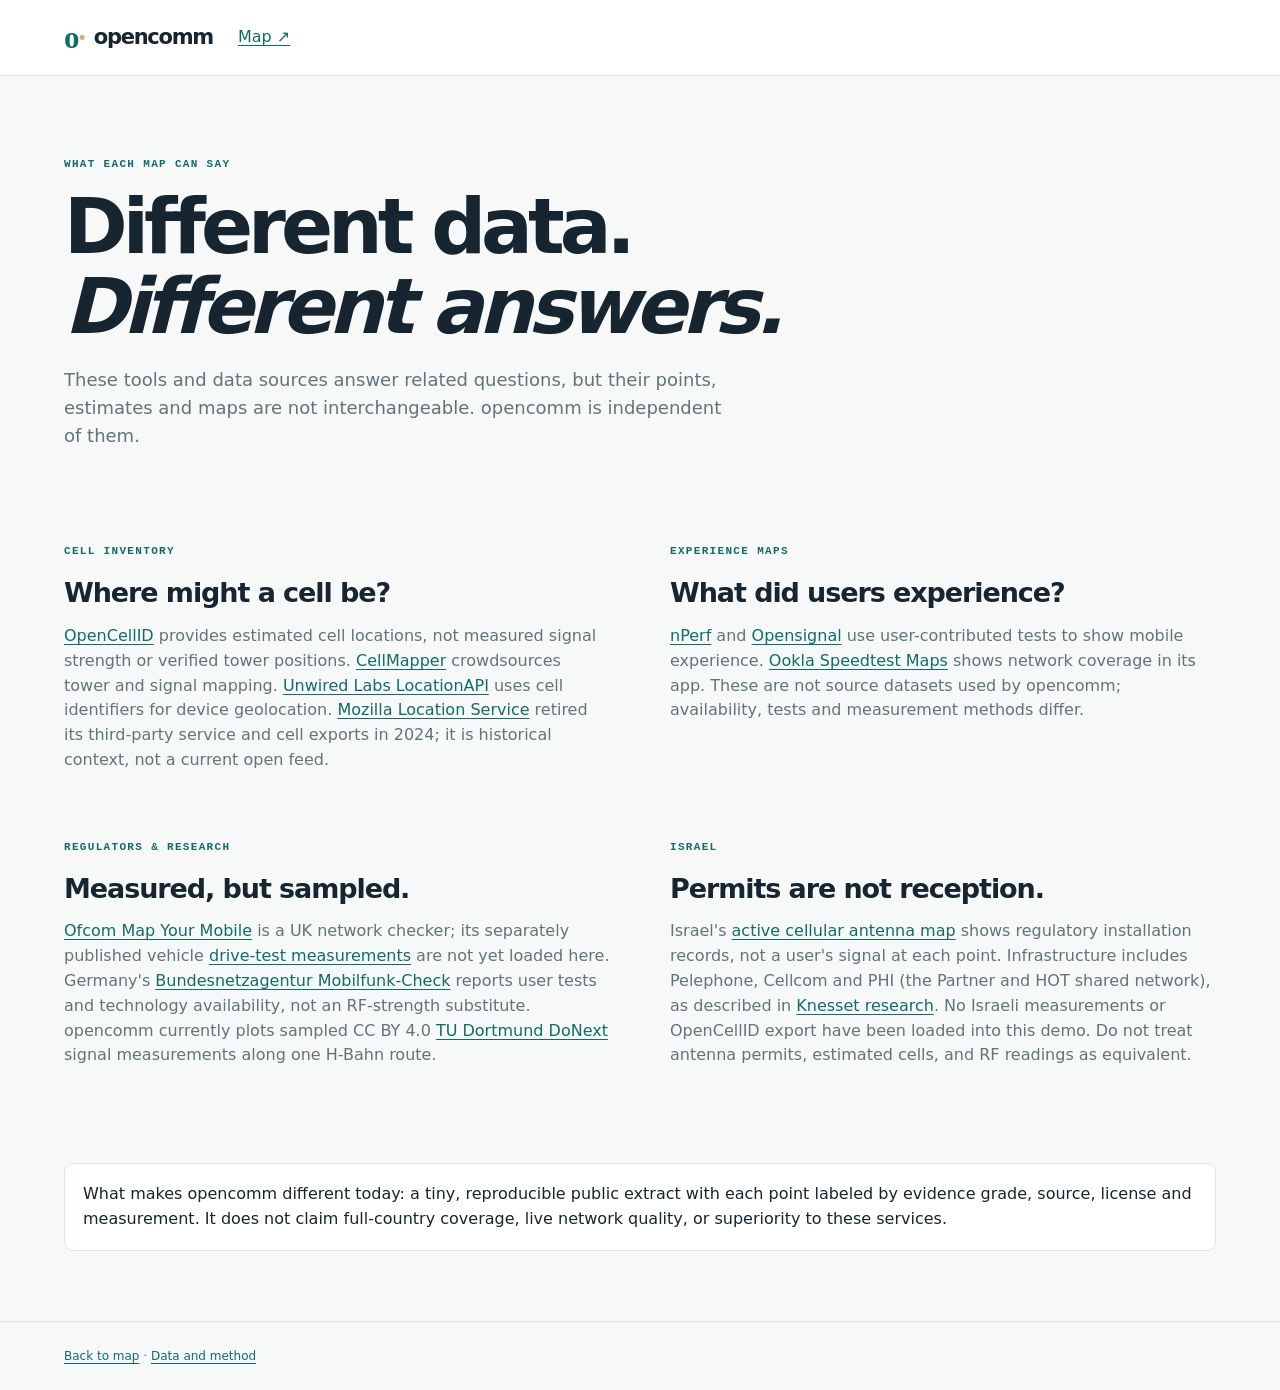
<file: docs/alternatives.html>
<!doctype html><html lang="en"><head><meta charset="utf-8"><meta name="viewport" content="width=device-width, initial-scale=1"><title>Cellular coverage maps and open data: alternatives | opencomm</title><meta name="description" content="How opencomm's measured RF points differ from cell-inventory estimates, crowdsourced coverage maps, speed tests and regulator maps. Sources and limitations."><link rel="canonical" href="https://opencomm-project.github.io/opencomm/alternatives.html"><link rel="stylesheet" href="./site.css"></head><body><header class="topbar"><div class="brand"><span class="logo">o<span>·</span></span><span>opencomm</span></div><a class="repo" href="./">Map ↗</a></header><main><section class="intro"><div class="eyebrow">WHAT EACH MAP CAN SAY</div><h1>Different data.<br><em>Different answers.</em></h1><p>These tools and data sources answer related questions, but their points, estimates and maps are not interchangeable. opencomm is independent of them.</p></section><section class="footnotes"><div><span class="step">CELL INVENTORY</span><h2>Where might a cell be?</h2><p><a href="https://opencellid.org/">OpenCellID</a> provides estimated cell locations, not measured signal strength or verified tower positions. <a href="https://www.cellmapper.net/Index">CellMapper</a> crowdsources tower and signal mapping. <a href="https://docs.unwiredlabs.com/docs/geolocation/cells">Unwired Labs LocationAPI</a> uses cell identifiers for device geolocation. <a href="https://github.com/mozilla/ichnaea/issues/2065">Mozilla Location Service</a> retired its third-party service and cell exports in 2024; it is historical context, not a current open feed.</p></div><div><span class="step">EXPERIENCE MAPS</span><h2>What did users experience?</h2><p><a href="https://www.nperf.com/en/map/US/-/-/signal">nPerf</a> and <a href="https://insights.opensignal.com/coverage-maps">Opensignal</a> use user-contributed tests to show mobile experience. <a href="https://www.ookla.com/ookla-5g-map">Ookla Speedtest Maps</a> shows network coverage in its app. These are not source datasets used by opencomm; availability, tests and measurement methods differ.</p></div><div><span class="step">REGULATORS &amp; RESEARCH</span><h2>Measured, but sampled.</h2><p><a href="https://www.ofcom.org.uk/mobile-coverage-checker">Ofcom Map Your Mobile</a> is a UK network checker; its separately published vehicle <a href="https://www.ofcom.org.uk/phones-and-broadband/coverage-and-speeds/mobile-signal-strength-measurement-data">drive-test measurements</a> are not yet loaded here. Germany's <a href="https://www.bundesnetzagentur.de/DE/Vportal/TK/InternetTelefon/Breitbandmessung/artikel.html">Bundesnetzagentur Mobilfunk-Check</a> reports user tests and technology availability, not an RF-strength substitute. opencomm currently plots sampled CC BY 4.0 <a href="https://doi.org/10.17877/TUDODATA-2026-T6MYPO">TU Dortmund DoNext</a> signal measurements along one H-Bahn route.</p></div><div><span class="step">ISRAEL</span><h2>Permits are not reception.</h2><p>Israel's <a href="https://www.govmap.gov.il/?lay=233684">active cellular antenna map</a> shows regulatory installation records, not a user's signal at each point. Infrastructure includes Pelephone, Cellcom and PHI (the Partner and HOT shared network), as described in <a href="https://fs.knesset.gov.il/25/Committees/25_cs_mmm_4069249.pdf">Knesset research</a>. No Israeli measurements or OpenCellID export have been loaded into this demo. Do not treat antenna permits, estimated cells, and RF readings as equivalent.</p></div></section><p class="notice">What makes opencomm different today: a tiny, reproducible public extract with each point labeled by evidence grade, source, license and measurement. It does not claim full-country coverage, live network quality, or superiority to these services.</p></main><footer><a href="./">Back to map</a> · <a href="./methodology.html">Data and method</a></footer></body></html>
</file>
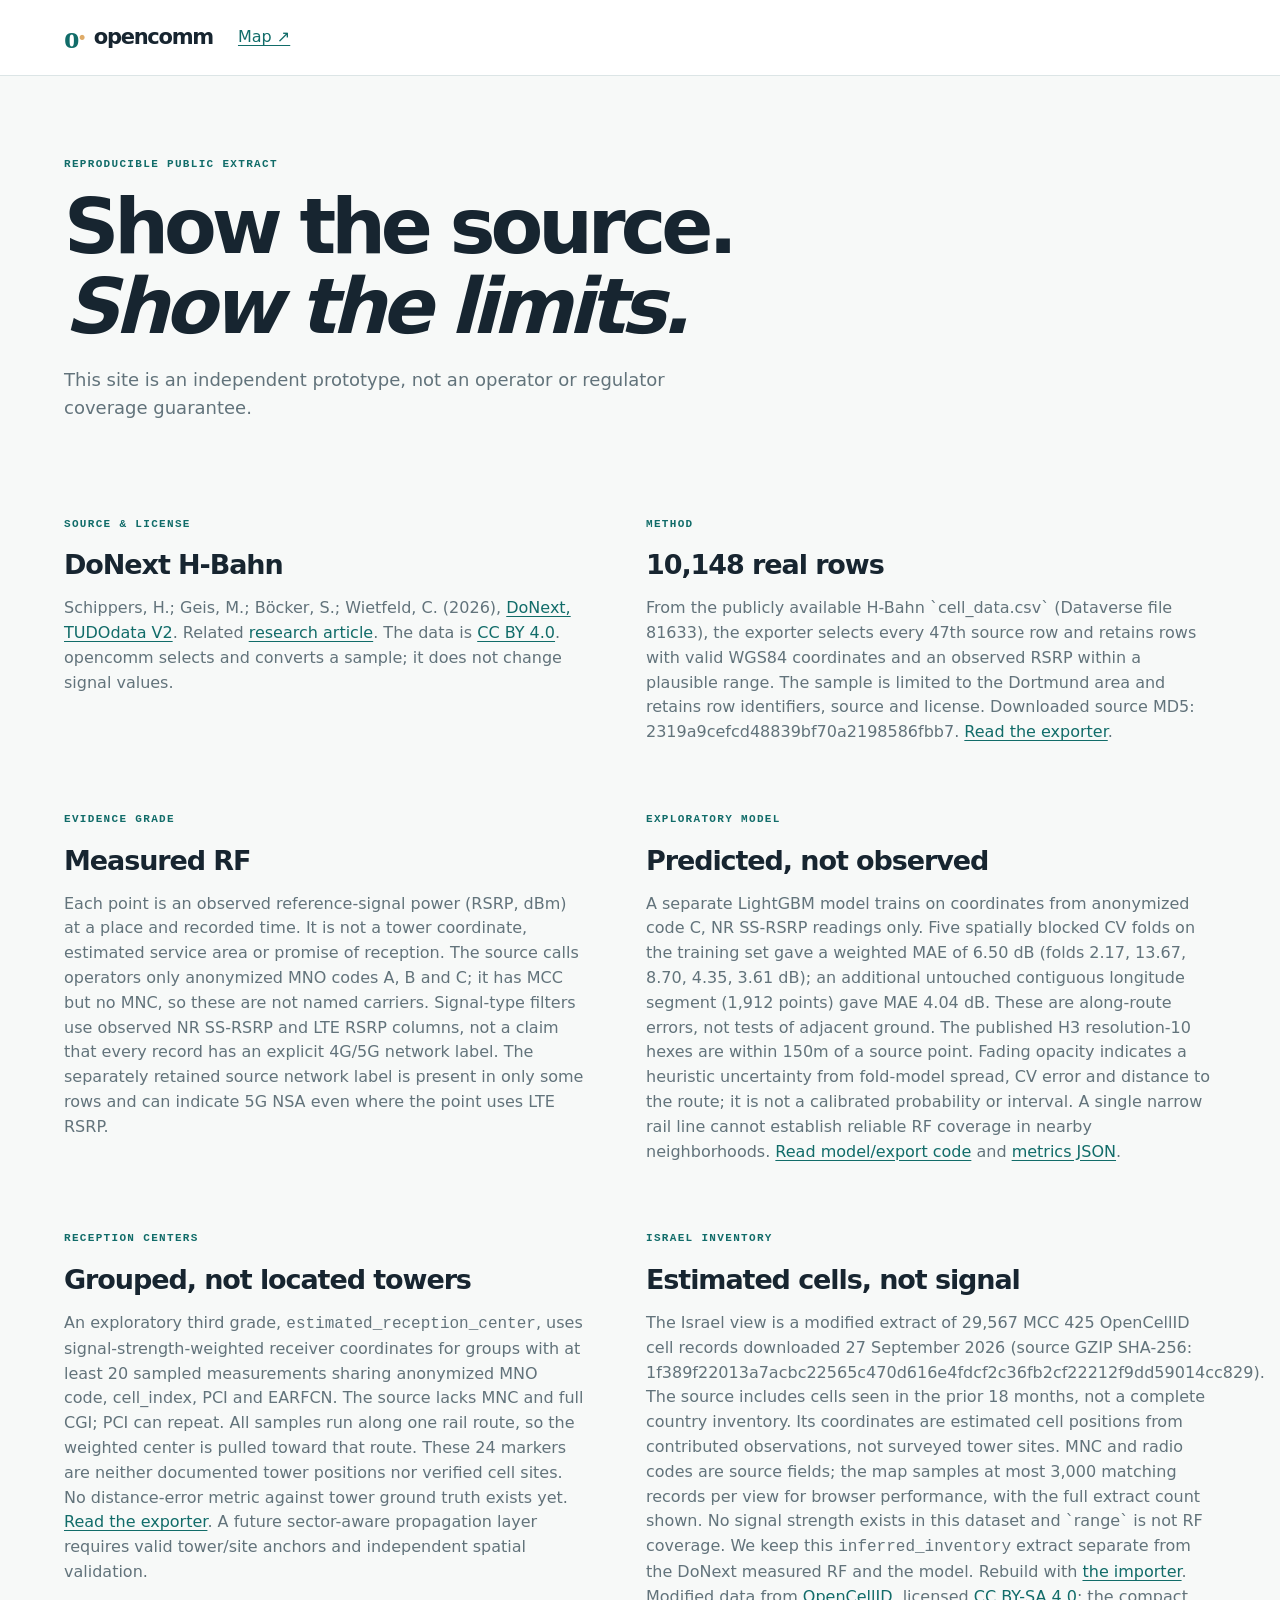
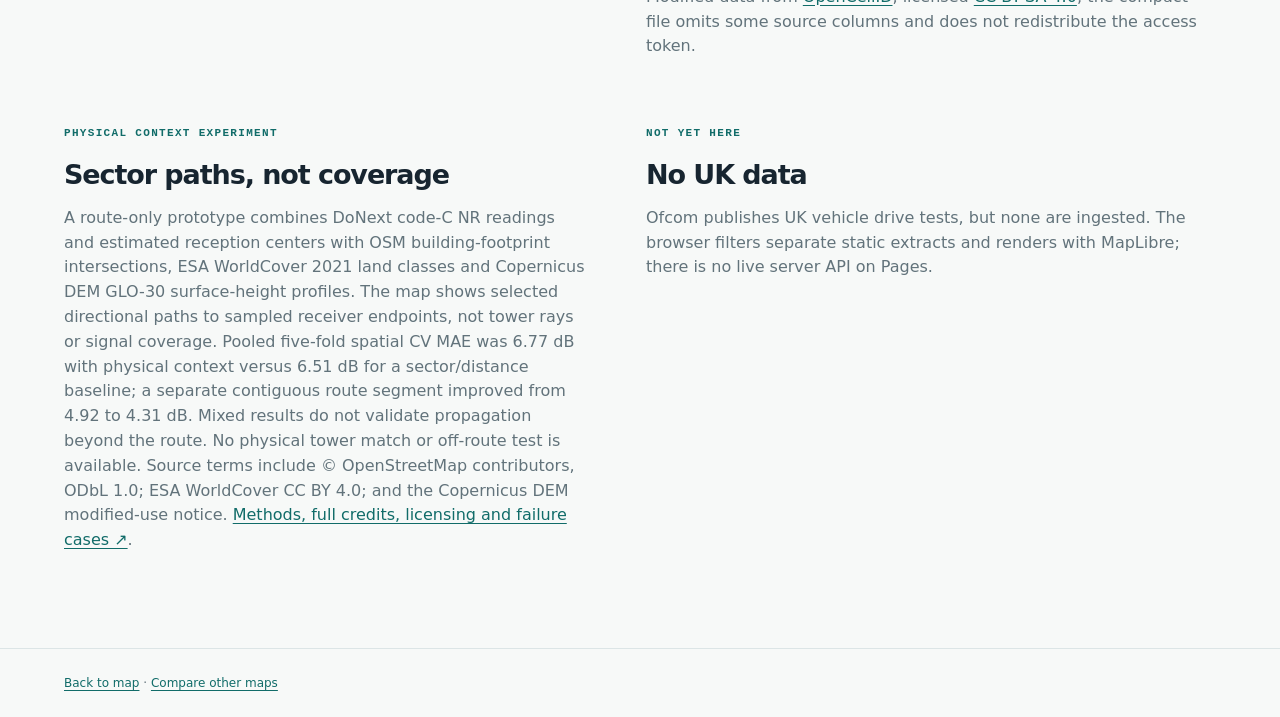
<file: docs/methodology.html>
<!doctype html><html lang="en"><head><meta charset="utf-8"><meta name="viewport" content="width=device-width, initial-scale=1"><title>Data and methodology | opencomm</title><meta name="description" content="Provenance, sampling, license and limits of opencomm's Dortmund signal measurements and planned inferred cell inventory."><link rel="canonical" href="https://opencomm-project.github.io/opencomm/methodology.html"><link rel="stylesheet" href="./site.css"></head><body><header class="topbar"><div class="brand"><span class="logo">o<span>·</span></span><span>opencomm</span></div><a class="repo" href="./">Map ↗</a></header><main><section class="intro"><div class="eyebrow">REPRODUCIBLE PUBLIC EXTRACT</div><h1>Show the source.<br><em>Show the limits.</em></h1><p>This site is an independent prototype, not an operator or regulator coverage guarantee.</p></section><section class="footnotes"><div><span class="step">SOURCE &amp; LICENSE</span><h2>DoNext H-Bahn</h2><p>Schippers, H.; Geis, M.; Böcker, S.; Wietfeld, C. (2026), <a href="https://doi.org/10.17877/TUDODATA-2026-T6MYPO">DoNext, TUDOdata V2</a>. Related <a href="https://doi.org/10.1109/TMLCN.2025.3564239">research article</a>. The data is <a href="https://creativecommons.org/licenses/by/4.0/">CC BY 4.0</a>. opencomm selects and converts a sample; it does not change signal values.</p></div><div><span class="step">METHOD</span><h2>10,148 real rows</h2><p>From the publicly available H-Bahn `cell_data.csv` (Dataverse file 81633), the exporter selects every 47th source row and retains rows with valid WGS84 coordinates and an observed RSRP within a plausible range. The sample is limited to the Dortmund area and retains row identifiers, source and license. Downloaded source MD5: 2319a9cefcd48839bf70a2198586fbb7. <a href="https://github.com/opencomm-project/opencomm/blob/pages-static/scripts/export_donext.py">Read the exporter</a>.</p></div><div><span class="step">EVIDENCE GRADE</span><h2>Measured RF</h2><p>Each point is an observed reference-signal power (RSRP, dBm) at a place and recorded time. It is not a tower coordinate, estimated service area or promise of reception. The source calls operators only anonymized MNO codes A, B and C; it has MCC but no MNC, so these are not named carriers. Signal-type filters use observed NR SS-RSRP and LTE RSRP columns, not a claim that every record has an explicit 4G/5G network label. The separately retained source network label is present in only some rows and can indicate 5G NSA even where the point uses LTE RSRP.</p></div><div><span class="step">EXPLORATORY MODEL</span><h2>Predicted, not observed</h2><p>A separate LightGBM model trains on coordinates from anonymized code C, NR SS-RSRP readings only. Five spatially blocked CV folds on the training set gave a weighted MAE of 6.50 dB (folds 2.17, 13.67, 8.70, 4.35, 3.61 dB); an additional untouched contiguous longitude segment (1,912 points) gave MAE 4.04 dB. These are along-route errors, not tests of adjacent ground. The published H3 resolution-10 hexes are within 150m of a source point. Fading opacity indicates a heuristic uncertainty from fold-model spread, CV error and distance to the route; it is not a calibrated probability or interval. A single narrow rail line cannot establish reliable RF coverage in nearby neighborhoods. <a href="https://github.com/opencomm-project/opencomm/blob/pages-static/scripts/build_prediction.py">Read model/export code</a> and <a href="./assets/model-metrics.json">metrics JSON</a>.</p></div><div><span class="step">RECEPTION CENTERS</span><h2>Grouped, not located towers</h2><p>An exploratory third grade, <code>estimated_reception_center</code>, uses signal-strength-weighted receiver coordinates for groups with at least 20 sampled measurements sharing anonymized MNO code, cell_index, PCI and EARFCN. The source lacks MNC and full CGI; PCI can repeat. All samples run along one rail route, so the weighted center is pulled toward that route. These 24 markers are neither documented tower positions nor verified cell sites. No distance-error metric against tower ground truth exists yet. <a href="https://github.com/opencomm-project/opencomm/blob/pages-static/scripts/build_reception_centers.py">Read the exporter</a>. A future sector-aware propagation layer requires valid tower/site anchors and independent spatial validation.</p></div><div><span class="step">ISRAEL INVENTORY</span><h2>Estimated cells, not signal</h2><p>The Israel view is a modified extract of 29,567 MCC 425 OpenCellID cell records downloaded 27 September 2026 (source GZIP SHA-256: 1f389f22013a7acbc22565c470d616e4fdcf2c36fb2cf22212f9dd59014cc829). The source includes cells seen in the prior 18 months, not a complete country inventory. Its coordinates are estimated cell positions from contributed observations, not surveyed tower sites. MNC and radio codes are source fields; the map samples at most 3,000 matching records per view for browser performance, with the full extract count shown. No signal strength exists in this dataset and `range` is not RF coverage. We keep this <code>inferred_inventory</code> extract separate from the DoNext measured RF and the model. Rebuild with <a href="https://github.com/opencomm-project/opencomm/blob/pages-static/scripts/export_opencellid_israel.py">the importer</a>. Modified data from <a href="https://opencellid.org/">OpenCellID</a>, licensed <a href="https://creativecommons.org/licenses/by-sa/4.0/">CC BY-SA 4.0</a>; the compact file omits some source columns and does not redistribute the access token.</p></div><div><span class="step">PHYSICAL CONTEXT EXPERIMENT</span><h2>Sector paths, not coverage</h2><p>A route-only prototype combines DoNext code-C NR readings and estimated reception centers with OSM building-footprint intersections, ESA WorldCover 2021 land classes and Copernicus DEM GLO-30 surface-height profiles. The map shows selected directional paths to sampled receiver endpoints, not tower rays or signal coverage. Pooled five-fold spatial CV MAE was 6.77 dB with physical context versus 6.51 dB for a sector/distance baseline; a separate contiguous route segment improved from 4.92 to 4.31 dB. Mixed results do not validate propagation beyond the route. No physical tower match or off-route test is available. Source terms include © OpenStreetMap contributors, ODbL 1.0; ESA WorldCover CC BY 4.0; and the Copernicus DEM modified-use notice. <a href="./clutter-research.md">Methods, full credits, licensing and failure cases ↗</a>.</p></div><div><span class="step">NOT YET HERE</span><h2>No UK data</h2><p>Ofcom publishes UK vehicle drive tests, but none are ingested. The browser filters separate static extracts and renders with MapLibre; there is no live server API on Pages.</p></div></section></main><footer><a href="./">Back to map</a> · <a href="./alternatives.html">Compare other maps</a></footer></body></html>
</file>
<file: docs/site.css>
:root{color-scheme:light;--ink:#172530;--soft:#62737b;--line:#dce5e6;--paper:#f7f9f8;--teal:#116c69;--mint:#d5ede8;--sky:#e3ebee;--blue:#50a6bc;--amber:#dfab68;--deep:#213747}*{box-sizing:border-box}html{scroll-behavior:smooth}body{margin:0;background:var(--paper);color:var(--ink);font:16px/1.55 -apple-system,BlinkMacSystemFont,"Segoe UI",system-ui,sans-serif;-webkit-font-smoothing:antialiased}a{color:var(--teal);text-underline-offset:3px}.topbar{height:76px;display:flex;align-items:center;gap:25px;padding:0 clamp(22px,5vw,90px);border-bottom:1px solid var(--line);background:#fff}.brand{display:flex;align-items:center;gap:9px;font-size:21px;font-weight:700;letter-spacing:-.06em}.logo{font:700 31px/1 Georgia,serif;color:var(--teal)}.logo span{color:var(--amber)}.branch,.eyebrow,.step{font:700 11px/1.5 ui-monospace,SFMono-Regular,monospace;letter-spacing:.12em;color:var(--teal)}.branch{color:var(--soft)}.divider{padding:0 7px;color:#bdcaca}.toplinks{margin-left:auto;display:flex;gap:24px}.toplinks a{text-decoration:none;color:var(--ink);font-size:13px}.toplinks a:hover,.toplinks a:focus-visible{color:var(--teal)}main{max-width:1600px;margin:auto;padding:0 clamp(22px,5vw,90px)}.hero{min-height:450px;padding:clamp(65px,8vw,118px) 0 70px;display:flex;align-items:end;justify-content:space-between;gap:50px}.hero h1{font-size:clamp(54px,7vw,106px);line-height:1.01;letter-spacing:-.078em;margin:21px 0 23px;font-weight:680}.hero h1 em,.story h2 em{font-style:normal;color:var(--teal)}.hero p{font-size:clamp(18px,2vw,22px);line-height:1.45;color:var(--soft);max-width:560px;margin:0 0 28px}.hero-link{display:inline-flex;gap:35px;padding:13px 17px;border-radius:100px;background:var(--ink);color:white;text-decoration:none;font-weight:600;font-size:14px;transition:transform .18s,background .18s}.hero-link:hover{transform:translateY(-2px);background:var(--teal)}.hero-fact{min-width:240px;padding:19px 0 8px 25px;border-left:1px solid var(--line);display:flex;flex-direction:column;align-items:flex-start}.hero-fact strong{font-size:clamp(46px,5vw,72px);letter-spacing:-.08em;font-weight:630;line-height:1.15}.hero-fact>span:not(.eyebrow){font-size:14px;color:var(--soft)}.hero-fact small{margin-top:16px;color:var(--soft);font-size:12px}.explore{padding:18px 0 40px}.explore-head{display:flex;align-items:end;justify-content:space-between;gap:20px;margin-bottom:28px}.explore-head h2{font-size:clamp(30px,3.2vw,44px);letter-spacing:-.057em;line-height:1.1;margin:9px 0}.explore-head p{margin:0;color:var(--soft);font-size:15px}.method-link{font-size:14px;white-space:nowrap}.map-shell{border:1px solid var(--line);border-radius:18px;background:#fff;overflow:hidden;box-shadow:0 18px 50px #17383c10}.map-toolbar{padding:22px 25px;display:flex;align-items:end;justify-content:space-between;gap:18px}.chips{display:flex;gap:8px;margin-top:10px;flex-wrap:wrap}.chip,.reset,.detail-close{font:inherit;cursor:pointer}.chip{border:1px solid #d1dbdd;background:#fff;color:#4b626a;padding:9px 13px;border-radius:40px;font-size:13px;transition:background .18s,transform .18s,border-color .18s}.chip:hover{transform:translateY(-1px);border-color:var(--teal)}.chip.active{background:var(--ink);border-color:var(--ink);color:white}.reset{border:0;background:#edf3f2;color:var(--teal);border-radius:40px;padding:10px 15px;font-size:13px;white-space:nowrap}.reset:hover{background:var(--mint)}.map-stage{height:min(66vh,700px);min-height:480px;position:relative;background:#ebf0ea}#map{position:absolute;inset:0}.map-chip,.map-count{position:absolute;z-index:2;background:#ffffffeb;border:1px solid #d7e0de;border-radius:8px;padding:9px 12px;color:var(--ink);box-shadow:0 6px 15px #132c2912;font-size:12px}.map-chip{left:19px;top:19px;font-weight:650;letter-spacing:.06em}.pulse{display:inline-block;width:7px;height:7px;margin-left:9px;background:#47a590;border-radius:50%}.map-count{left:19px;bottom:19px}.map-footer{display:flex;align-items:center;justify-content:space-between;gap:15px;padding:15px 25px;font-size:12px;color:var(--soft)}.legend{display:flex;flex-wrap:wrap;gap:20px}.legend span{white-space:nowrap}.dot{display:inline-block;height:10px;width:10px;border-radius:50%;margin-right:5px}.dot.high{background:#117e72}.dot.mid{background:#3b9eae}.dot.low{background:#d79b57}.status{text-align:right}.status.error{color:#9b3939}.detail{position:absolute;z-index:4;top:19px;right:20px;background:#fff;width:min(325px,calc(100% - 40px));border-radius:13px;padding:24px;box-shadow:0 15px 50px #172c3d36}.detail[hidden]{display:none}.detail-close{position:absolute;top:10px;right:14px;border:0;background:none;font-size:26px;color:var(--soft)}.detail strong{display:block;font-size:44px;line-height:1.1;letter-spacing:-.065em;margin-top:20px}.detail-unit{color:var(--soft);font-size:13px}.detail dl{margin:20px 0;border-top:1px solid var(--line)}.detail dl div{display:flex;justify-content:space-between;gap:15px;border-bottom:1px solid var(--line);padding:10px 0;font-size:12px}.detail dt{color:var(--soft)}.detail dd{margin:0;text-align:right;max-width:170px;overflow-wrap:anywhere}.detail>a{font-size:12px}.story{display:grid;grid-template-columns:1fr 1fr;gap:8vw;padding:100px 0 120px}.story h2{font-size:clamp(36px,4vw,62px);line-height:1.08;letter-spacing:-.065em;margin:17px 0}.story-copy>p:first-child{font-size:20px;color:#455b61;margin:0 0 35px}.grade-key{display:flex;align-items:center;gap:16px;padding:14px 0;border-top:1px solid var(--line);color:var(--soft);font-size:13px}.grade-pill{min-width:150px;display:inline-block;background:var(--mint);color:var(--teal);font:700 10px/1.5 ui-monospace,monospace;letter-spacing:.06em;border-radius:20px;padding:7px 10px;text-align:center}.grade-pill.muted{background:var(--sky);color:#64777b}.attribution{font-size:13px;color:var(--soft);margin-top:30px}.intro{padding:80px 0 40px}.intro h1{font-size:clamp(44px,6vw,80px);line-height:1.05;letter-spacing:-.065em;margin:14px 0}.intro p{color:var(--soft);max-width:670px;font-size:18px}.footnotes{display:grid;grid-template-columns:1fr 1fr;gap:60px;margin:30px 0 95px}.footnotes h2{font-size:27px;letter-spacing:-.04em;margin:10px 0}.footnotes p{max-width:570px;color:var(--soft);margin:0}.notice{background:white;padding:18px;border:1px solid var(--line);border-radius:9px;margin-bottom:70px}footer{border-top:1px solid var(--line);padding:25px clamp(22px,5vw,90px);font-size:12px;color:var(--soft)}footer span{padding:0 6px;color:var(--teal)}@media(max-width:880px){.branch{display:none}.hero{min-height:0}.hero-fact{min-width:175px}.map-stage{min-height:480px}.story{gap:40px}}@media(max-width:650px){.topbar{height:65px;gap:12px}.brand{font-size:19px}.toplinks{gap:12px}.toplinks a{font-size:12px}.toplinks a:last-child{display:none}.hero{padding:55px 0 60px;display:block}.hero h1{font-size:clamp(49px,13vw,76px)}.hero-fact{border-left:0;border-top:1px solid var(--line);padding:19px 0 0;margin-top:38px}.hero-fact strong{font-size:50px}.explore-head{display:block}.method-link{display:inline-block;margin-top:17px}.map-toolbar{padding:18px;display:block}.chips{flex-wrap:nowrap;overflow-x:auto;padding-bottom:3px}.chip{white-space:nowrap;flex:none}.reset{margin-top:12px}.map-stage{height:520px;min-height:520px}.map-chip{top:10px;left:10px}.map-count{bottom:10px;left:10px}.map-footer{padding:15px 18px;display:block}.legend{gap:8px 15px}.status{display:block;text-align:left;margin-top:11px}.story{grid-template-columns:1fr;padding:72px 0 90px;gap:15px}.story-copy>p:first-child{font-size:18px}.footnotes{grid-template-columns:1fr;gap:35px}.intro{padding:50px 0 20px}}
@media(prefers-reduced-motion:reduce){html{scroll-behavior:auto}.hero-link,.chip{transition:none}}
/* Map-first landing: the first viewport shows the actual exploration surface. */
.first-line{display:flex;align-items:end;justify-content:space-between;gap:25px;padding:37px 0 22px}.first-line h1{font-size:clamp(36px,4.5vw,66px);line-height:1.04;letter-spacing:-.07em;margin:7px 0 8px;font-weight:675}.first-line h1 em{font-style:normal;color:var(--teal)}.first-line p{margin:0;color:var(--soft);font-size:14px}.summary-count{display:flex;align-items:baseline;gap:9px;white-space:nowrap;color:var(--soft);font-size:12px}.summary-count strong{font-size:32px;line-height:1;letter-spacing:-.06em;color:var(--ink)}.explore{padding:0 0 35px}.map-stage{height:min(65vh,630px);min-height:450px}.map-legend{position:absolute;z-index:3;left:18px;top:18px;background:#fffffff0;padding:12px 14px;border:1px solid #dce7e5;border-radius:10px;box-shadow:0 8px 25px #162b2a18;display:flex;flex-direction:column;gap:5px;font-size:12px;pointer-events:none}.map-legend b{font-size:12px;margin-bottom:4px}.map-legend small{font-size:10px;color:var(--soft);line-height:1.4;margin-top:4px}.map-count{left:auto;right:18px;bottom:18px}.detail{max-width:278px}.detail-summary{display:flex;align-items:baseline;gap:8px;margin:22px 0 5px}.detail-summary .dot{align-self:center;width:14px;height:14px;flex:none}.detail-summary strong{font-size:43px;line-height:1;margin:0}.detail-unit{line-height:1.05}.detail-unit small{font-size:10px}.detail-note{font-size:12px;color:var(--soft);margin:12px 0 17px}.detail-more{border:0;background:#eaf3f1;border-radius:30px;padding:9px 13px;color:var(--teal);cursor:pointer;font:600 12px/1.3 system-ui}.detail-more:hover{background:#d3e8e2}.detail-extra[hidden]{display:none}.map-footer a{font-size:12px;white-space:nowrap}@media(max-width:650px){.first-line{padding:20px 0 15px;display:block}.first-line h1{font-size:38px;margin:5px 0}.first-line p{font-size:13px}.summary-count{margin-top:9px}.summary-count strong{font-size:25px}.map-toolbar{padding:12px}.map-toolbar .eyebrow{font-size:10px}.chips{margin-top:5px}.chip{padding:7px 11px;font-size:12px}.reset{margin:7px 0 0;padding:6px 10px;font-size:11px}.map-stage{height:calc(100svh - 245px);min-height:390px;max-height:650px}.map-legend{left:8px;top:8px;padding:9px 10px;font-size:11px;gap:2px}.map-legend small{font-size:9px}.map-count{right:8px;bottom:8px;font-size:10px;padding:7px}.detail{top:auto;bottom:45px;right:8px;left:8px;width:auto;max-width:none;padding:16px}.detail-summary{margin:12px 0 0}.detail-summary strong{font-size:34px}.detail-note{margin:8px 0}.map-footer{padding:9px 12px;display:flex;align-items:center}.map-footer .status{margin:0;font-size:10px}.map-footer a{font-size:10px}}

@media(max-width:650px){.detail{top:145px;bottom:auto;max-height:calc(100% - 155px);overflow:auto}}

/* Secondary data dimensions stay compact so the map remains above the fold. */
.map-toolbar{align-items:center;flex-wrap:wrap;padding:13px 20px;gap:8px 16px}.map-toolbar>.reset{margin-left:auto}.chips{margin-top:5px}.chip{padding:7px 11px}.more-filters{display:flex;align-items:end;gap:9px;flex-wrap:wrap}.more-filters label{display:grid;gap:2px;font:700 10px/1.3 ui-monospace,monospace;letter-spacing:.08em;color:var(--teal)}.more-filters select{appearance:auto;border:1px solid var(--line);background:#fff;border-radius:9px;padding:7px 9px;color:var(--ink);font:12px system-ui;max-width:178px}.more-filters small{font-size:10px;color:var(--soft);max-width:250px;line-height:1.3;align-self:center}.detail dl{margin:15px 0}
@media(max-width:650px){.map-toolbar{padding:10px 12px;gap:6px}.more-filters{width:100%;gap:7px}.more-filters label{flex:1;min-width:0}.more-filters select{max-width:100%;width:100%;font-size:11px}.more-filters small{max-width:none;width:100%;font-size:9px}.map-toolbar>.reset{margin:0;padding:6px 10px}.map-stage{height:calc(100svh - 300px);min-height:390px}.detail{top:145px;bottom:auto;max-height:calc(100% - 155px);overflow:auto}}

.view-switch{display:flex;align-items:center;gap:8px;flex-wrap:wrap;padding:10px 20px 5px}.view-switch span{margin-left:auto;color:var(--soft);font-size:11px}.view-button{border:1px solid var(--line);background:#fff;color:var(--ink);font:600 12px system-ui;padding:8px 13px;border-radius:25px;cursor:pointer}.view-button.selected{background:var(--ink);color:#fff;border-color:var(--ink)}.view-button:disabled{opacity:.5;cursor:not-allowed}.model-metrics{margin:6px 20px 3px;background:#fff4e5;border:1px solid #efd9b9;border-radius:10px;padding:10px 13px;color:#57442c;font-size:11px;line-height:1.5}.model-metrics[hidden],.map-legend[hidden],.map-toolbar[hidden]{display:none}.prediction-legend{background:#fff8ecf0}.map-count{max-width:60%;line-height:1.4}
@media(max-width:650px){.view-switch{padding:9px 12px 4px;gap:5px}.view-button{padding:7px 10px;font-size:11px}.view-switch span{width:100%;margin:0;font-size:10px}.model-metrics{margin:4px 12px;padding:9px;font-size:10px}.map-count{max-width:65%;font-size:9px}.prediction-legend{max-width:210px}.prediction-legend small{font-size:9px}}

#prediction-detail[hidden]{display:none}

.center-note{margin:6px 20px 3px;background:#f2ecf8;border:1px solid #ddcdec;border-radius:10px;padding:10px 13px;color:#47375e;font-size:11px;line-height:1.5}.center-note[hidden],.center-legend[hidden],#center-detail[hidden]{display:none}.center-legend{background:#f8f2fff0}.center-symbol{display:inline-block;width:12px;height:12px;border:2px solid #5a3d80;transform:rotate(45deg);margin-right:9px}.view-switch{gap:6px}.view-button{padding:8px 10px}
@media(max-width:650px){.center-note{margin:4px 12px;padding:9px;font-size:10px}.view-button{font-size:10px;padding:7px 8px}.view-switch span{width:100%}}

.area-switch{display:flex;gap:7px;padding:11px 20px 0}.area-switch .view-button.selected{background:#116c69;border-color:#116c69}.israel-controls{display:flex;align-items:center;gap:9px;flex-wrap:wrap;margin:6px 20px 2px;padding:10px 13px;border:1px solid #cde5df;background:#eaf5f1;border-radius:10px;font-size:11px}.israel-controls strong{color:var(--teal)}.israel-controls label{display:grid;gap:2px;font:700 10px/1.3 ui-monospace,monospace;letter-spacing:.06em;color:var(--teal)}.israel-controls select{border:1px solid var(--line);background:#fff;border-radius:8px;padding:6px;color:var(--ink);font:12px system-ui}.israel-controls small{color:var(--soft)}.israel-symbol{display:inline-block;width:10px;height:10px;background:#69459c;border:2px solid #fff;border-radius:50%;box-shadow:0 0 0 1px #69459c;margin-right:8px}.israel-controls[hidden],#israel-legend[hidden],#israel-detail[hidden],#israel-credit[hidden],#germany-views[hidden]{display:none}#israel-credit{font-size:11px;color:var(--soft)}
@media(max-width:650px){.area-switch{padding:9px 12px 0}.area-switch .view-button{flex:1}.israel-controls{margin:5px 12px;padding:8px;font-size:10px}.israel-controls strong{width:100%}.israel-controls label{flex:1}.israel-controls select{max-width:100%;font-size:11px}}

.map-controls{background:#fff}.map-stage-controls{display:none}.map-controls[hidden]{display:none}
@media(max-width:650px){.first-line{display:none}.topbar{height:56px}.explore{padding:0}main{padding:0}.map-shell{border:0;border-radius:0;box-shadow:none;position:relative}.map-stage{height:calc(100svh - 56px);min-height:550px;max-height:none}.map-stage-controls{display:flex;position:absolute;left:10px;right:52px;bottom:44px;z-index:4;align-items:center;gap:6px;pointer-events:none}.map-stage-controls button{pointer-events:auto;border:1px solid #d2e0de;border-radius:22px;padding:10px 13px;color:#fff;background:#172530;font:600 12px system-ui;box-shadow:0 7px 23px #152c3533;white-space:nowrap}.map-stage-controls span{background:#ffffffeb;border:1px solid var(--line);border-radius:16px;padding:7px 9px;font-size:10px;color:var(--ink);box-shadow:0 4px 15px #152c3522}.map-legend{top:8px;left:8px;max-width:205px}.map-count{bottom:8px;right:8px;max-width:65%}.map-controls{position:absolute;z-index:5;left:9px;right:9px;bottom:62px;max-height:min(70svh,600px);overflow-y:auto;border:1px solid var(--line);border-radius:16px;box-shadow:0 12px 42px #14283050;display:none}.map-controls.open{display:block}.area-switch{padding-top:12px}.map-toolbar{padding-bottom:12px}.view-switch{padding-top:9px}.map-footer{padding:9px 12px}.map-footer .status{display:none}.map-footer a{display:none}.map-footer #israel-credit{display:inline;font-size:10px}.detail{top:auto;bottom:115px;max-height:55svh;overflow:auto}.detail[hidden]{display:none}.story{padding:60px 22px}.map-stage-controls:has(~ .detail:not([hidden])){display:none}}

@media(max-width:650px){.map-stage-controls:has(~ .detail:not([hidden])){display:none}.map-shell{overflow:visible}.map-controls{z-index:10}.map-stage .maplibregl-ctrl-bottom-left,.map-stage .maplibregl-ctrl-bottom-right{bottom:4px}}
@media(max-width:650px){.map-footer #israel-credit[hidden]{display:none}}

#sector-credit[hidden],#sector-legend[hidden]{display:none}#sector-legend{background:#fff2f1f0;max-width:255px}#sector-legend a{pointer-events:auto}#sector-credit{font-size:10px;color:var(--soft)}
@media(max-width:650px){.map-footer #sector-credit[hidden]{display:none}.map-footer #sector-credit{display:block}.view-switch .view-button{flex:none}}

#close-controls{display:none}@media(max-width:650px){#close-controls{display:block;position:sticky;top:0;margin:7px 9px 0 auto;border:0;border-radius:20px;background:#172530;color:white;padding:7px 12px;font:600 12px system-ui;z-index:2;cursor:pointer}.map-controls .area-switch{padding-top:5px}}
</file>
